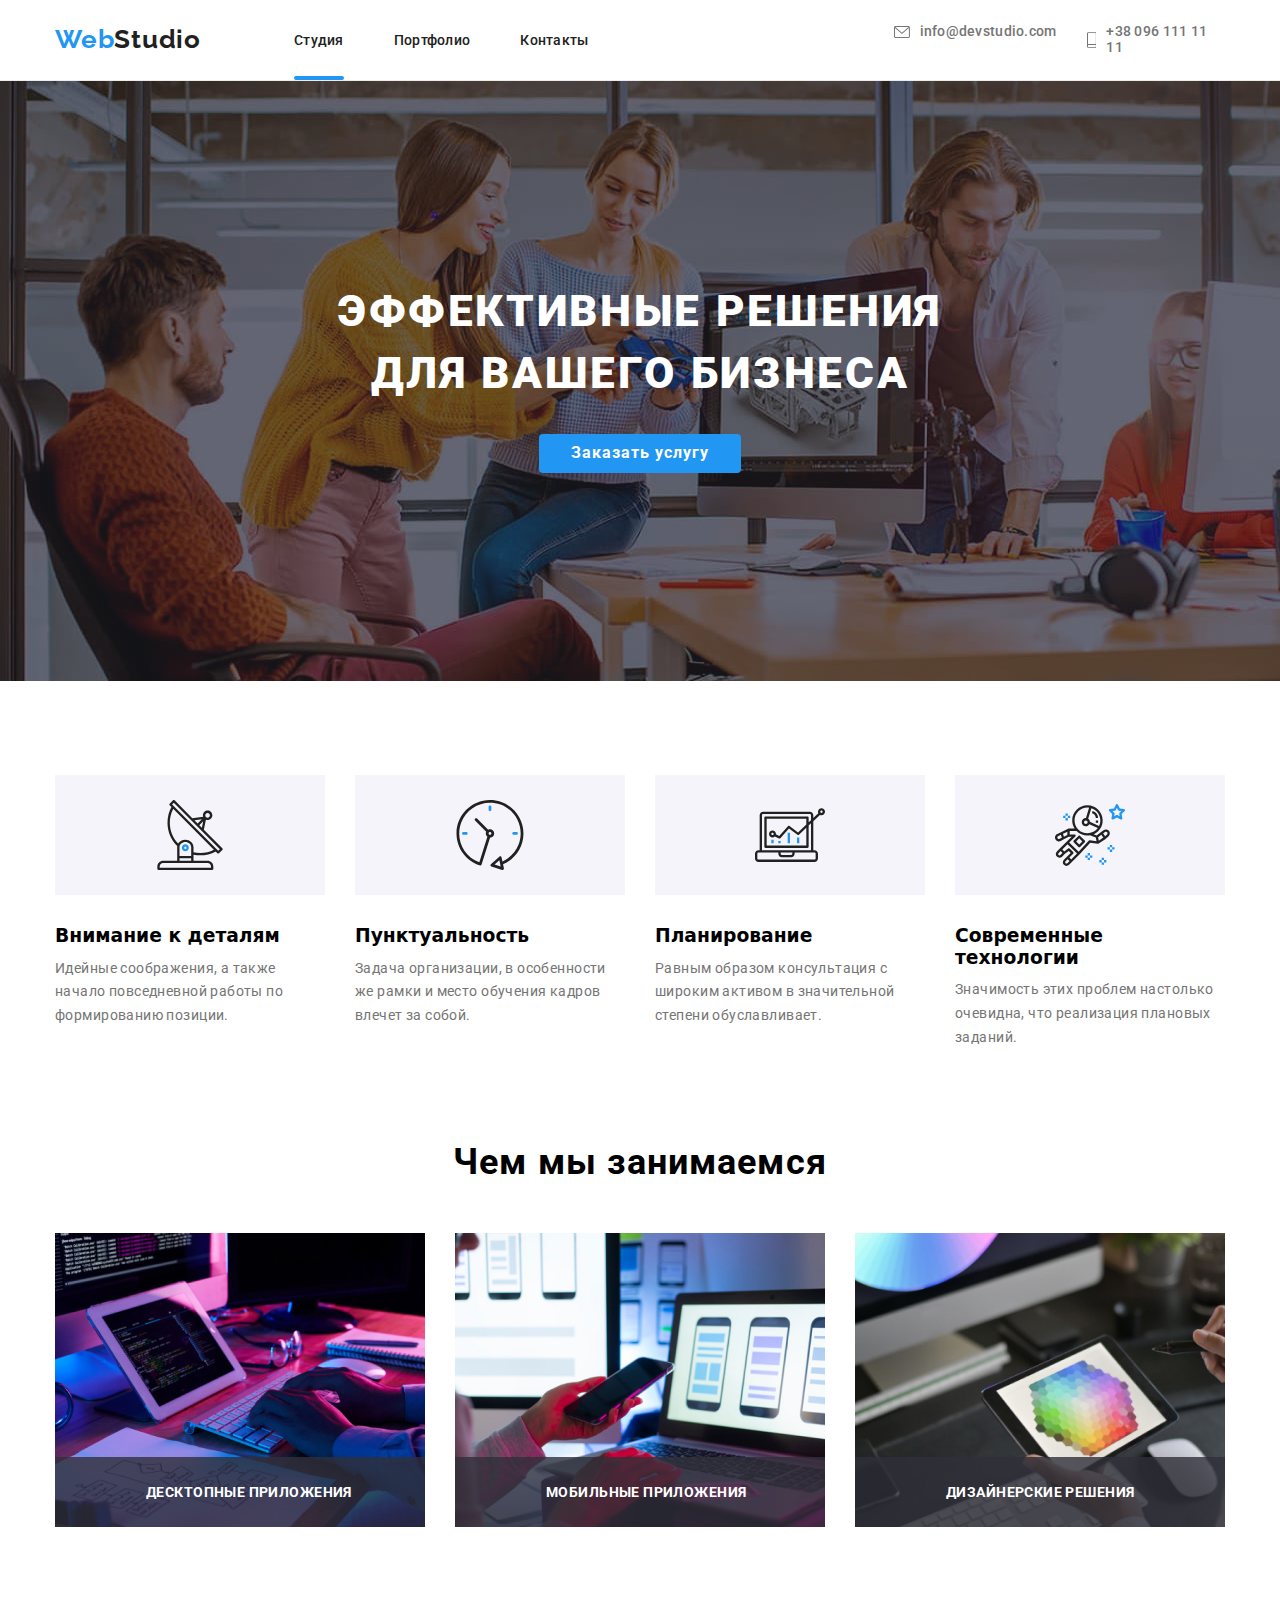
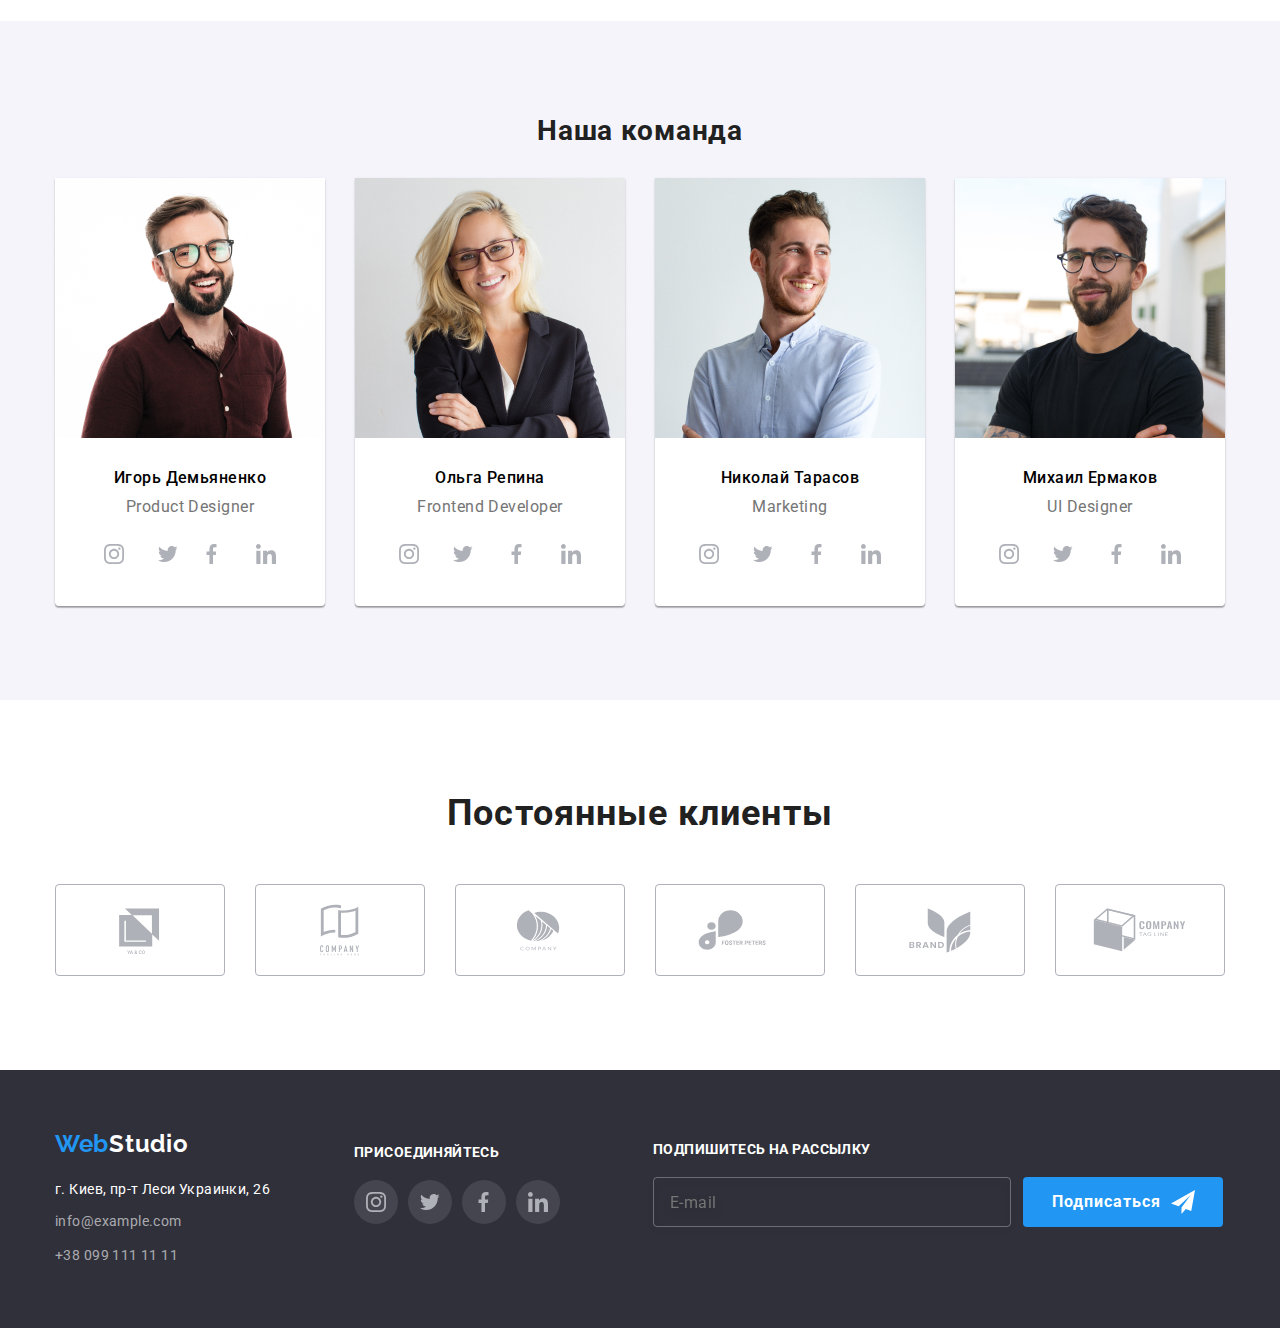
<file: index.html>
<!DOCTYPE html>
<html lang="ru">

<head>
    <meta charset="UTF-8">
    <meta http-equiv="X-UA-Compatible" content="IE=edge">
    <meta name="viewport" content="width=device-width, initial-scale=1.0">
    <title>Document</title>
    <link href="https://fonts.googleapis.com/css2?family=Raleway:wght@700&family=Roboto:wght@400;500;700;900&display=swap"
        rel="stylesheet">
        
    <link rel="stylesheet" href="./css/main.min.css">
</head>

<body>
    
    
    
    <header class="header">
         <div class="conteiner">
             <section class="section-header">
                 <a href="/" class="logo"> <span class="logo__text">Web</span><span class="">Studio</span></a>
            
                 <button type="button" class="menu-button " aria-expanded="false" data-menu-button>
                <svg width='40' height='40' aria-label="Переключатель мобильного меню">
                    <use class="icon-menu" href= "./images/sprite-menu.svg#icon-icon-menu"></use>
                    <use class="icon-cross" href="./images/sprite-menu.svg#icon-icon-cross"></use>
                </svg>
            </button>
             
                <div class="menu-conteiner " data-menu>
                <nav class="site-nav">
                    <ul class="site-nav__items">
                        <li class="site-nav__item">
                            <a href="" class="site-nav__link" id="studia"> Студия </a>
                        </li>
                        <li class="site-nav__item"><a href="./portfolio.html" class="site-nav__link">Портфолио</a></li>
                        <li class="site-nav__item"><a href="" class="site-nav__link">Контакты</a></li>
                    </ul>
                    
                </nav>
                
                <div class="auth-conteiner">
                    <ul class="auth-nav">
                        <li class="auth-nav__item-mail"> <a href="mailto:info@devstudio.com" class="auth-nav__mail">
                                <svg class="auth-nav__icon-mail">
                                    <use href="./images/sprite.svg#icon-mail"></use>
                                </svg>
                                info@devstudio.com</a></li>
                        <li class="auth-nav__item-number"> <a href="tel:+380961111111" class="auth-nav__number">
                                <svg class="auth-nav__icon-phone">
                                    <use href="./images/sprite.svg#icon-phone"></use>
                                </svg>
                
                                +38 096 111 11 11</a></li>
                
                    </ul>
                </div>

                <ul class="menu-social-links">
                    <li class="menu-item"><a class="menu-link" href="">Instagram</a> </li>
                    <li class="menu-item"><a class="menu-link" href="">Twitter</a></li>
                    <li class="menu-item"><a class="menu-link" href="">Facebook</a></li>
                    <li class="menu-item"><a class="menu-link" id="not-dash" href="">LinkedIn</a></li>
                </ul>
             </div>


            </section>
            </div>
            </header>
    
    <main>
        
           
            <section class="hero">
               <div class="conteiner">
                   <div class="hero__background">
                <h1 class="hero__title">Эффективные решения для вашего бизнеса</h1>
            </div>
            <div class=""><button type="button" name="button" class="order-service-button hero__button" data-modal-open>Заказать услугу</button>
            </div>
           
            <div class="backdrop is-hidden" data-modal>
                <div class="modal">
                    <form action="" class="modal__modal-form">
                        <p class="modal__title">Оставьте свои данные, мы вам перезвоним</p>

                        <div  class="modal__form-field">
                            <label for="user-name">
                                <span>Имя</span>
                                <div class="modal__form-name">
                                    <input type="text" name="name" id="user-name">
                                <svg  class="modal__icon-name" width = '18' height = '18'> 
                                    <use a href = './images/sprite-form.svg#icon-person-black-18dp-1'></use>
                                </svg>
                                </div>
                            </label>
                        
                        </div>
                        
                        <div  class="modal__form-field">
                            <label for="user-number" > <span>Телефон</span>
                                <div class="modal__form-tel">
                                    <input type="tel" name="number" id="user-number">
                                <svg  class="modal__icon-tel" width = '18' height = '18'> 
                                    <use a href = './images/sprite-form.svg#icon-phone-form'></use>
                                </svg>
                                </div>

                            </label>
                        
                        </div>
                        
                        <div  class="modal__form-field">
                            <label for="user-mail" > <span>Почта </span>
                                
                            <div class="modal__form-mail">
                                <input type="email" name="mail" id="user-mail">
                                <svg class="modal__icon-mail" width = '18' height = '18' > 
                                    <use a href = './images/sprite-form.svg#icon-email-form'></use>
                                </svg>
                            </div>
                            </label>
                        
                        </div>
                        
                        <div  class="modal__form-field">
                            <label for="" > <span>Коментарий</span></label>
                        <textarea name="comment" id="" cols="30" rows="10" placeholder="Введите текст"></textarea>
                        </div>
                        
                        <div  class="">
                            
                            <label  class="modal__text">
                           

                                
                               <div class="modal__checkbox-field">

                                    <input class="modal__checkbox" type="checkbox" name="checkbox" >
                        
                                <svg class="modal__vector-icon">
                                    <use a href = './images/sprite-form.svg#icon-Vector-form'></use>

                                </svg>
                                <span >Соглашаюсь с рассылкой и принимаю <a href="">Условия договора</a></span>
                               </div>
                                
                             
                            
                            </label>
                            
                        </div>

                        <button type="submit" class="form-button modal__button "> <span>Отправить</span> </button>
                    </form>
                    <button type="button" name="button" class="button-close modal__button-close" data-modal-close>
                        <svg width = '11' height = '11'>
                            <use href ="./images/sprite-modal.svg#icon-modal-icon"></use>
                        </svg>


                    </button>
                    
                
                    </div>
            </div>
        </div>
            </section>
   
        
        
            <section class="section-advantages">
                <div class="conteiner"><h2 class="visually-hidden">Наш подход к работе и наши плюсы</h2>
                <ul class="advantages">
                    <li class="advantages__items">
                        <div class="advantages__bag">
                            <svg class="advantages__icon" width = '70' height = '70'><use href = "./images/sprite.svg#icon-antenna"></use></svg>
                        </div>
                        <h3 class="advantages__title">Внимание к деталям</h3>
                        <p class="advantages__text">
                            Идейные соображения, а также начало повседневной работы по формированию позиции.
                        </p>
                    </li>
                    <li class="advantages__items">
                        <div class="advantages__bag">
                            <svg class="advantages__icon" width = '70' height = '70'><use href = "./images/sprite.svg#icon-clock"></use></svg>
                        </div>
                        <h3 class="advantages__title">Пунктуальность</h3>
                        <p class="advantages__text">Задача организации, в особенности же рамки и место обучения кадров влечет за собой.
                        </p>
                    </li>
                    <li class="advantages__items">
                        <div class="advantages__bag">
                            <svg class="advantages__icon" width = '70' height = '70'><use href = "./images/sprite.svg#icon-Computer"></use></svg>
                        </div>
                        <h3 class="advantages__title">Планирование</h3>
                        <p class="advantages__text">Равным образом консультация с широким активом в значительной степени обуславливает.
                        </p>
                    </li>
                    <li class="advantages__items">
                        <div class="advantages__bag">
                            <svg class="advantages__icon" width = '70' height = '70'><use href = "./images/sprite.svg#icon-astronaut"></use></svg>
                        </div>
                        <h3 class="advantages__title">Современные технологии</h3>
                        <p class="advantages__text">Значимость этих проблем настолько очевидна, что реализация плановых заданий.</p>
                    </li>
                </ul>
                </section>
                
                
                
                <section class="section-work">
                    <div class="conteiner"><h2 class="section-work__title">Чем мы занимаемся</h2>
                    <ul class="work">
                        <li class="work__item">
                            

                            <picture>
                                 <source media='(min-width:1200px)'srcset="./images-desktop/work-one.jpg 1x, ./images-desktop/work-one@2x.jpg 2x">
                                 <img src="./images-desktop/work-one.jpg" alt="розробка прогрманого забезпечення" width="370">
                            
                            </picture>
                            
                            
                            
                           <h3 class="work__title">Десктопные приложения</h3> 
                        </li>
                        <li class="work__item">
                         <picture>
                        <source media='(min-width:1200px)' srcset="./images-desktop/work-two.jpg 1x, ./images-desktop/work-two@2x.jpg 2x">
                        <img src="./images-desktop/work-two.jpg" alt="розробка прогрманого забезпечення" width="370">
                        </picture>
                        <h3 class="work__title">Мобильные приложения</h3>
                        </li>
                        <li class="work__item">
                            <picture>
                           <source media='(min-width:1200px)' srcset="./images-desktop/work-three.jpg 1x, ./images-desktop/work-three@2x.jpg 2x">
                            <img src="./images-desktop/work-three.jpg" alt="розробка прогрманого забезпечення" width="370"> 
                            </picture>
                            <h3 class="work__title">Дизайнерские решения</h3>
                        </li>
                    </ul>
                    </div></div>
            </section>
        
        
        
        <section class="section-team">
        
            <div class="conteiner"><h2 class="section-team__title">Наша команда</h2>
            
            
            
            <div class="team">
                <div class="team__item">
                    <picture >

                         <source media='(min-width:1200px)' srcset="./images-desktop/teamdesk-one.jpg 1x, ./images-desktop/teamdesk-one@2x.jpg 2x">
                         <source media='(min-width:768px)' srcset="./images-tablet/tabteam-one.jpg 1x, ./images-tablet/tabteam-one@2x.jpg 2x">
                         <source media='(min-width:480px)' srcset="./images-phone/team-one.jpg 1x, ./images-phone/team-one@2x.jpg 2x">
                         <img class="team__image" src="./images-phone/team-one.jpg" alt="Игорь Демьяненко" width="">


                        </picture>
                    
            
                    <div class="team__content">
                        <h3 class="team__name">Игорь Демьяненко</h3>
                        <p class="team__position">Product Designer</p>
                    </div>
                    <ul class="social-networks-list">
                        <li class="social-networks-list__item"> <a href="" class="social-networks-list__link"><svg class="social-networks-list__icon">
                            <use href="./images/sprite.svg#icon-instagram"></use>
                        </svg></a></li>

                        <li class="soc-list__item"> <a href="" class="social-networks-list__link" ><svg class="social-networks-list__icon">
                            <use href="./images/sprite.svg#icon-twitter"></use>
                        </svg></a></li>
                        <li class="social-networks-list__item">
                            <a href="" class="social-networks-list__link"><svg class="social-networks-list__icon">
                                <use href="./images/sprite.svg#icon-facebook"></use>
                            </svg></a>
                        </li>
                        <li class="social-networks-list__item">
                            <a href="" class="social-networks-list__link"><svg class="social-networks-list__icon">
                                <use href="./images/sprite.svg#icon-linkedin"></use>
                            </svg></a>
                        </li>
                    </ul>

                </div>
                <div class="team__item">
                    <picture>
                        <source media='(min-width:1200px)'srcset="./images-desktop/teamdesk-two.jpg 1x, ./images-desktop/teamdesk-two@2x.jpg 2x">
                        <source media='(min-width:768px)' srcset="./images-tablet/tabteam-two.jpg 1x, ./images-tablet/tabteam-two@2x.jpg 2x">
                        <source media='(min-width:480px)' srcset="./images-phone/team-two.jpg 1x, ./images-phone/team-two@2x.jpg 2x">
                        <img class="team__image" src="./images-phone/team-two.jpg" alt="Ольга Репина" width="">
                        
                    </picture>
            
                    <div class="team__content">
                        <h3 class="team__name">Ольга Репина</h3>
                        <p class="team__position">Frontend Developer</p>
                    </div>
            <ul class="social-networks-list">
                <li class="social-networks-list__item"> <a href="" class="social-networks-list__link"><svg class="social-networks-list__icon">
                            <use href="./images/sprite.svg#icon-instagram"></use>
                        </svg></a></li>
            
                <li class="social-networks-list__item"> <a href="" class="social-networks-list__link"><svg class="social-networks-list__icon">
                            <use href="./images/sprite.svg#icon-twitter"></use>
                        </svg></a></li>
                <li class="social-networks-list__item">
                    <a href="" class="social-networks-list__link"><svg class="social-networks-list__icon">
                            <use href="./images/sprite.svg#icon-facebook"></use>
                        </svg></a>
                </li>
                <li class="social-networks-list__item">
                    <a href="" class="social-networks-list__link"><svg class="social-networks-list__icon">
                            <use href="./images/sprite.svg#icon-linkedin"></use>
                        </svg></a>
                </li class="soc-link">
            </ul>
                </div>
                <div class="team__item">
                    
                    <picture>
                        <source media='(min-width:1200px)'srcset="./images-desktop/teamdesk-three.jpg 1x, ./images-desktop/teamdesk-three@2x.jpg 2x">
                        <source media='(min-width:768px)' srcset="./images-tablet/tabteam-three.jpg 1x, ./images-tablet/tabteam-three@2x.jpg 2x">
                        <source media='(min-width:480px)' srcset="./images-phone/team-three.jpg 1x, ./images-phone/team-three@2x.jpg 2x">
                        <img class="team__image" src="./images-phone/team-three.jpg" alt="Николай Тарасов" width="">
                    
                    </picture>
            
                    <div class="team__content">
                        <h3 class="team__name">Николай Тарасов</h3>
                        <p class="team__position">Marketing</p>
                       
                    </div>
            <ul class="social-networks-list">
                <li class="social-networks-list__item"> <a href="" class="social-networks-list__link"><svg class="social-networks-list__icon">
                            <use href="./images/sprite.svg#icon-instagram"></use>
                        </svg></a></li>
            
                <li class="social-networks-list__item"> <a href="" class="social-networks-list__link"><svg class="social-networks-list__icon">
                            <use href="./images/sprite.svg#icon-twitter"></use>
                        </svg></a></li>
                <li class="social-networks-list__item">
                    <a href="" class="social-networks-list__link"><svg class="social-networks-list__icon">
                            <use href="./images/sprite.svg#icon-facebook"></use>
                        </svg></a>
                </li>
 
                <li class="social-networks-list__item" >
                    <a href="" class="social-networks-list__link"><svg class="social-networks-list__icon">
                            <use href="./images/sprite.svg#icon-linkedin"></use>
                        </svg></a>
                </li>
            </ul>
                </div>
                <div class="team__item">
                    <picture>
                        <source media='(min-width:1200px)' srcset="./images-desktop/teamdesk-four.jpg 1x, ./images-desktop/teamdesk-four@2x.jpg 2x">
                        <source media='(min-width:768px)' srcset="./images-tablet/tabteam-four.jpg 1x, ./images-tablet/tabteam-four@2x.jpg 2x">
                        <source media='(min-width:480px)' srcset="./images-phone/team-four.jpg 1x, ./images-phone/team-four@2x.jpg 2x">
                        <img class="team__image" src="./images-phone/team-four.jpg" alt="Михаил Евремов" width="">
                    
                    </picture>
            
                    <div class="team__content">
                        <h3 class="team__name">Михаил Ермаков</h3>
                        <p class="team__position">UI Designer</p>
                    </div>
                    <ul class="social-networks-list">
                        <li class="social-networks-list__item"> <a href="" class="social-networks-list__link"><svg class="social-networks-list__icon">
                                    <use href="./images/sprite.svg#icon-instagram"></use>
                                </svg></a></li>
                    
                        <li class="social-networks-list__item"> <a href="" class="social-networks-list__link"><svg class="social-networks-list__icon">
                                    <use href="./images/sprite.svg#icon-twitter"></use>
                                </svg></a></li>
                        <li class="social-networks-list__item">
                            <a href="" class="social-networks-list__link"><svg class="social-networks-list__icon">
                                    <use href="./images/sprite.svg#icon-facebook"></use>
                                </svg></a>
                        </li>
                        <li class="social-networks-list__item">
                            <a href="" class="social-networks-list__link"><svg class="social-networks-list__icon">
                                    <use href="./images/sprite.svg#icon-linkedin"></use>
                                </svg></a>
                        </li>
                    </ul>
                </div>
            </div></div>
        </section>

        <section class="clients">

            <div class="conteiner">
                <h2 class="clients__title">Постоянные клиенты</h2>

                <ul class="clients__list">
                    <li class="clients__item">
                    <a href="" class="clients__link">
                        <svg class="clients__icon">
                            <use href = "./images/sprite.svg#icon-logo-one"></use>
                        </svg>
                    </a>
                    </li>
                    <li class="clients__item">
                        <a href="" class="clients__link">
                            <svg class="clients__icon">
                                <use href="./images/sprite.svg#icon-logo-two"></use>
                            </svg>
                        </a>
                    </li>
                    <li class="clients__item" >
                        <a href="" class="clients__link">
                            <svg class="clients__icon">
                                <use href="./images/sprite.svg#icon-logo-three"></use>
                            </svg>
                        </a>
                    </li>
                    <li class="clients__item">
                        <a href="" class="clients__link">
                            <svg class="clients__icon">
                                <use href="./images/sprite.svg#icon-logo-four"></use>
                            </svg>
                        </a>
                    </li>
                    <li class="clients__item">
                        <a href="" class="clients__link">
                            <svg class="clients__icon">
                                <use href="./images/sprite.svg#icon-logo-five"></use>
                            </svg>
                        </a>
                    </li>
                    <li class="clients__item">
                        <a href="" class="clients__link">
                            <svg class="clients__icon">
                                <use href="./images/sprite.svg#icon-logo-six"></use>
                            </svg>
                        </a>
                    </li>
                </ul>
            </div>
        </section>
    </main>

<footer class="footer">
    <div class="conteiner">
        <div class="footer__section">
            <div class="footer__information">
            <div class=""><a href="/" class="footer__logo "><span class="footer__logo--white">Web</span><span
                        class="logo__text-footer">Studio</span>
                </a></div>
            <div class="footer__address">
            <address>
                <p class="footer__location">г. Киев, пр-т Леси Украинки, 26</p>
            </address>
            <address>
                <ul>
                    <li class="footer__contakt"><a href="mailto:info@example.com" class="footer__contakt">info@example.com</a></li>
                    <li class="footer__contakt"><a href="tel:+380991111111" class="footer__contakt">+38 099 111 11 11</a></li>
                </ul>
            </address>

            </div>
        </div>
        
        <div class="footer__links">
            <h3 class="footer__title">присоединяйтесь</h3>

            <ul class="social-networks-list social-networks-list--footer  ">
                <li class="social-networks-list__item"> <a href="" class="social-networks-list__link social-networks-list__link--grey-background"><svg class="social-networks-list__icon social-networks-list__icon--white-fill">
                            <use href="./images/sprite.svg#icon-instagram"></use>
                        </svg></a></li>
            
                <li class="social-networks-list__item"> <a href="" class="social-networks-list__link social-networks-list__link--grey-background"><svg class="social-networks-list__icon social-networks-list__icon--white-fill">
                            <use href="./images/sprite.svg#icon-twitter"></use>
                        </svg></a></li>
                <li class="social-networks-list__item">
                    <a href="" class="social-networks-list__link social-networks-list__link--grey-background"><svg class="social-networks-list__icon social-networks-list__icon--white-fill">
                            <use href="./images/sprite.svg#icon-facebook"></use>
                        </svg></a>
                </li>
                <li class="social-networks-list__item">
                    <a href="" class="social-networks-list__link social-networks-list__link--grey-background"><svg class="social-networks-list__icon social-networks-list__icon--white-fill">
                            <use href="./images/sprite.svg#icon-linkedin"></use>
                        </svg></a>
                </li>
            </ul>
        
                
        
        </div>
    
    <div class="footer-form">
        <h3 class="footer-form__title">Подпишитесь на рассылку</h3>
    <div class="footer-form__bag">
        <input type="text" name="footer-mail" placeholder="E-mail" >

    <button type="submit" class="button-subscribe footer-form__button-subscribe"><span class="button-subscribe__text">Подписаться</span>

    <svg class="button-subscribe__send-icon" width = '24' height = '24'>
        <use a href = './images/sprite-form.svg#icon-icon-send'></use>
    </svg>
    </button>

    </div>
    </div>

    </div>
</div>

</footer>
<script src="./js/modal.js"></script>
 <script src="./js/mobile-menu.js"></script>
</body>

</html>
</file>
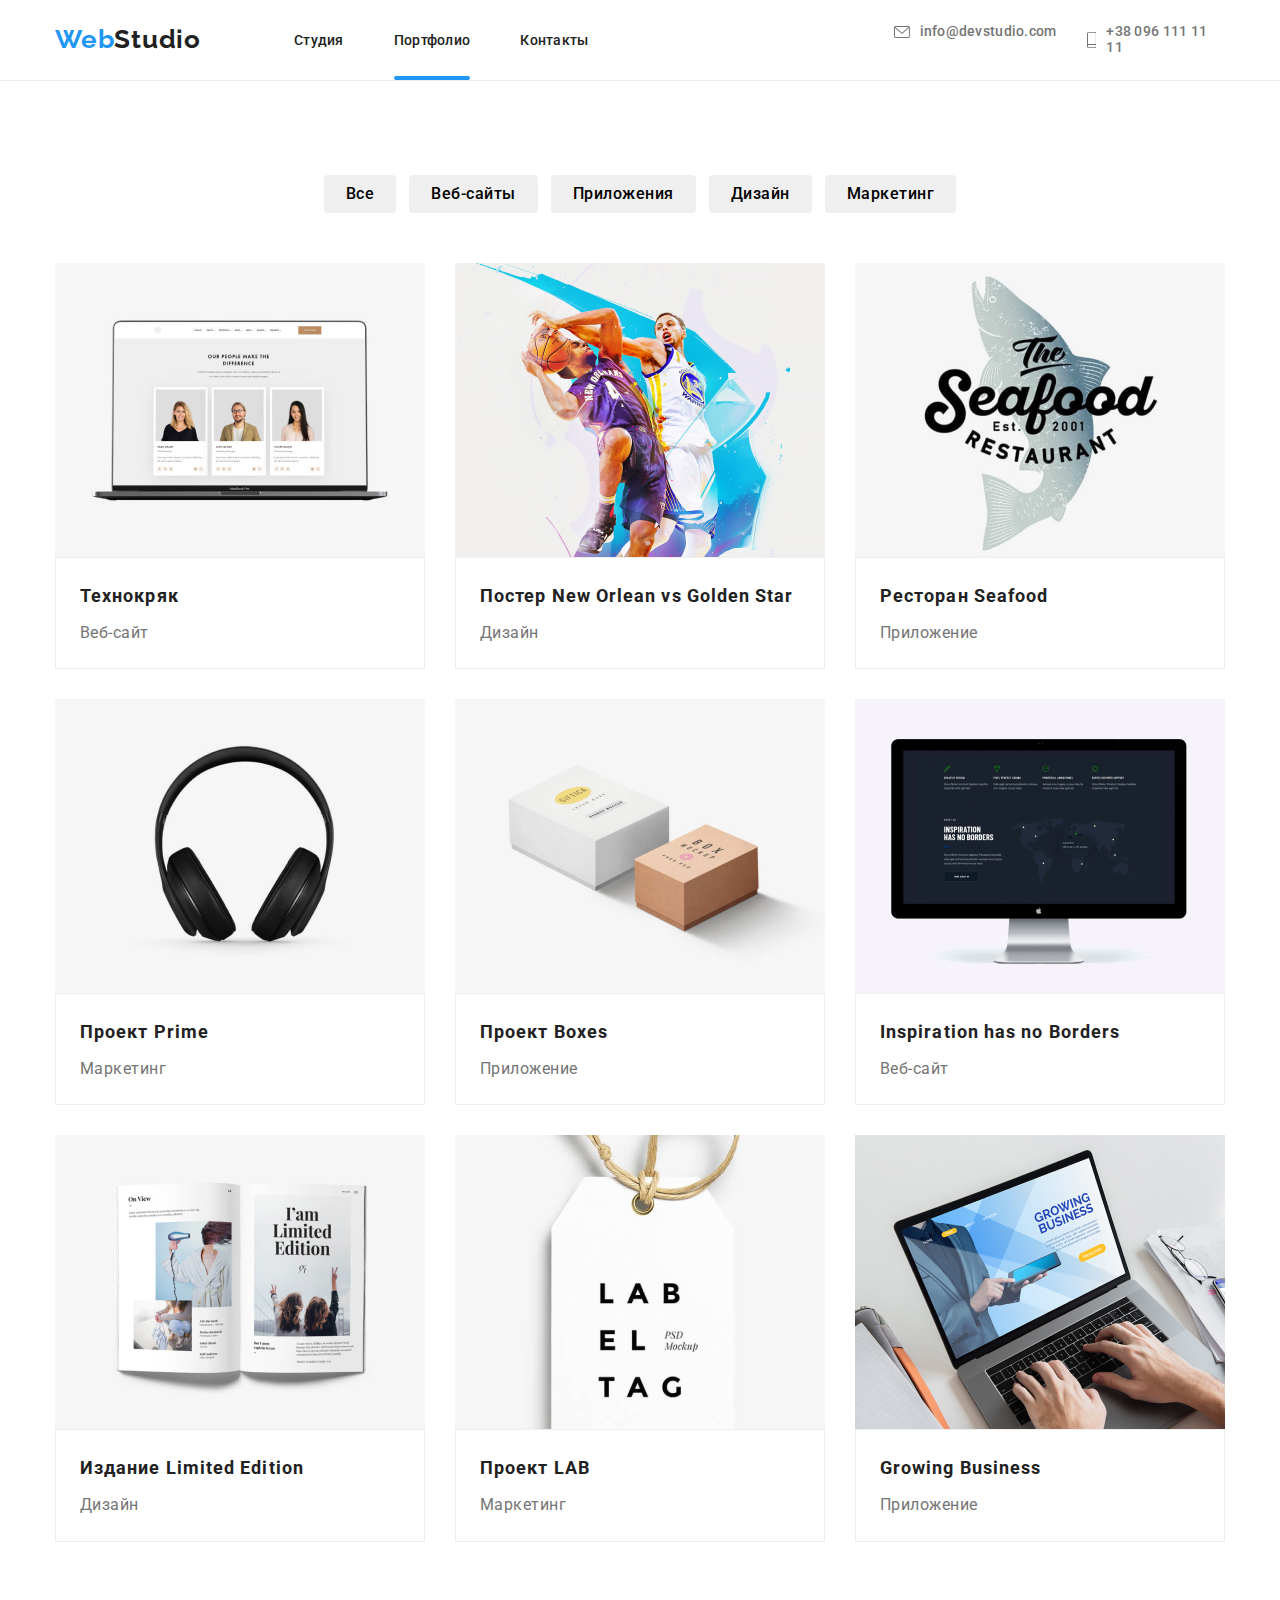
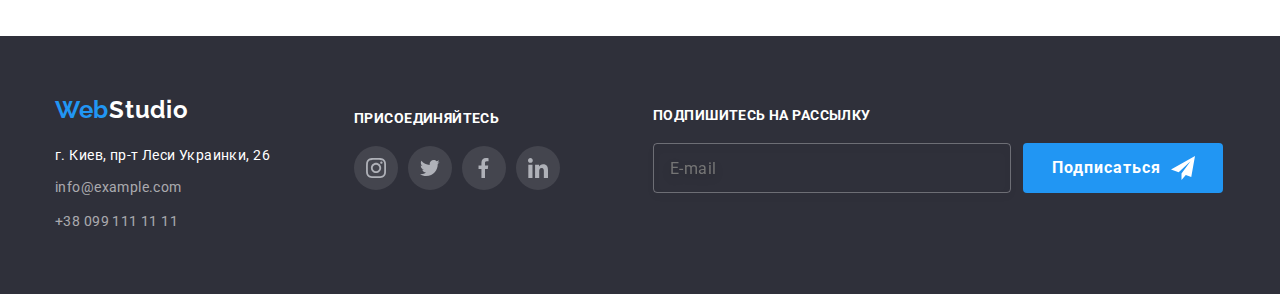
<file: portfolio.html>
<!DOCTYPE html>
<html lang="ru">

<head>
    <meta charset="UTF-8">
    <meta http-equiv="X-UA-Compatible" content="IE=edge">
    <meta name="viewport" content="width=device-width, initial-scale=1.0">
    <title>Document</title>
    
    <link href="https://fonts.googleapis.com/css2?family=Raleway:wght@700&family=Roboto:wght@400;500;700;900&display=swap"
        rel="stylesheet">
    <link rel="stylesheet" href="./css/main.min.css">
</head>

<body class="page">
    <header class="header">
        <div class="conteiner">
            <section class="section-header">
                <a href="/" class="logo"> <span class="logo__text">Web</span><span class="">Studio</span></a>
    
                <button type="button" class="menu-button " aria-expanded="false" data-menu-button>
                    <svg width='40' height='40' aria-label="Переключатель мобильного меню">
                        <use class="icon-menu" href='./images/sprite-menu.svg#icon-icon-menu'></use>
                        <use class="icon-cross" href='./images/sprite-menu.svg#icon-icon-cross'></use>
                    </svg>
                </button>
    
                <div class="menu-conteiner " data-menu>
                    <nav class="site-nav">
                        <ul class="site-nav__items">
                            <li class="site-nav__item">
                                <a href="./index.html" class="site-nav__link" > Студия </a>
                            </li>
                            <li class="site-nav__item"><a href="" class="site-nav__link" id="portfolio">Портфолио</a></li>
                            <li class="site-nav__item"><a href="" class="site-nav__link">Контакты</a></li>
                        </ul>
    
                    </nav>
    
                    <div class="auth-conteiner">
                        <ul class="auth-nav">
                            <li class="auth-nav__item-mail"> <a href="mailto:info@devstudio.com" class="auth-nav__mail">
                                    <svg class="auth-nav__icon-mail">
                                        <use href="./images/sprite.svg#icon-mail"></use>
                                    </svg>
                                    info@devstudio.com</a></li>
                            <li class="auth-nav__item-number"> <a href="tel:+380961111111" class="auth-nav__number">
                                    <svg class="auth-nav__icon-phone">
                                        <use href="./images/sprite.svg#icon-phone"></use>
                                    </svg>
    
                                    +38 096 111 11 11</a></li>
    
                        </ul>
                    </div>
    
                    <ul class="menu-social-links">
                        <li class="menu-item"><a class="menu-link" href="">Instagram</a> </li>
                        <li class="menu-item"><a class="menu-link" href="">Twitter</a></li>
                        <li class="menu-item"><a class="menu-link" href="">Facebook</a></li>
                        <li class="menu-item"><a class="menu-link" id="not-dash" href="">LinkedIn</a></li>
                    </ul>
                </div>
    
    
            </section>
        </div>
    </header>
    <main>
        <div class="section-portfolio"><div class="conteiner"><h1 class="visually-hidden">Портфолио</h1>
        <div class="conteiner-button">
            <button type="button" class="conteiner-button__portfolio-button  portfolio-button">Все</button>
            <button type="button" class="conteiner-button__portfolio-button  portfolio-button">Веб-сайты </button>
            <button type="button" class="conteiner-button__portfolio-button  portfolio-button">Приложения</button>
            <button type="button" class="conteiner-button__portfolio-button  portfolio-button">Дизайн</button>
            <button type="button" class="conteiner-button__portfolio-button  portfolio-button">Маркетинг</button>
        </div>
        
        <div class="conteiner-portfolio">
            <ul class="cards-portfolio">
                <li class="cards-portfolio__item"><a href="">
                        <div class="cards-portfolio__image">
                            
                            
                            <picture>
                                <source media='(min-width:1200px)'srcset="./images-desktop/portdesk-one.jpg 1x, ./images-desktop/portdesk-one@2x.jpg 2x">
                                <source media='(min-width:768px)' srcset="./images-tablet/tabport-one.jpg 1x, ./images-tablet/tabport-one@2x.jpg 2x">
                                <source media='(min-width:480px)' srcset="./images-phone/port-one.jpg 1x, ./images-phone/port-one@2x.jpg 2x">
                                <img src="./images-phone/port-one.jpg " alt="Технокряк" width="">
                            
                            </picture>
                            
                            
                            <div class="cards-portfolio__text">Технокряк это современная площадка распространения коронавируса. Компании используют эту платформу для цифрового
                            шпионажа и атак на защищённые сервера конкурентов.</div>
                            </div>

                        <div class="cards-portfolio__bag" id="heigth">
                            

                            <h2 class="cards-portfolio__title">Технокряк</h2>
                            <p class="cards-portfolio__name">Веб-сайт</p>
                        </div>
                        
                    </a> </li>
                <li class="cards-portfolio__item"><a href="">
                    <div class="cards-portfolio__image" >
                        <picture>
                            <source media='(min-width:1200px)'
                                srcset="./images-desktop/portdesk-two.jpg 1x, ./images-desktop/portdesk-two@2x.jpg 2x">
                            <source media='(min-width:768px)' srcset="./images-tablet/tabport-two.jpg 1x, ./images-tablet/tabport-two@2x.jpg 2x">
                            <source media='(min-width:480px)' srcset="./images-phone/port-two.jpg 1x, ./images-phone/port-two@2x.jpg 2x">
                            <img src="./images-phone/port-two.jpg " alt="Технокряк" width="">
                        
                        </picture>


                        <div class="cards-portfolio__text">Технокряк это современная площадка распространения коронавируса. Компании используют эту
                            платформу для цифрового
                            шпионажа и атак на защищённые сервера конкурентов.</div>
                    </div>
                        <div class="cards-portfolio__bag" id="heigth">
                            <h2 class="cards-portfolio__title">Постер New Orlean vs Golden Star</h2>
                            <p class="cards-portfolio__name">Дизайн</p>
                        </div>
        
                    </a></li>
                <li class="cards-portfolio__item"><a href="">
                        <div class="cards-portfolio__image">

                            <picture>
                                <source media='(min-width:1200px)'
                                    srcset="./images-desktop/portdesk-three.jpg 1x,. /images-desktop/portdesk-three@2x.jpg 2x">
                                <source media='(min-width:768px)' srcset="./images-tablet/tabport-three.jpg 1x, ./images-tablet/tabport-three@2x.jpg 2x">
                                <source media='(min-width:480px)' srcset="./images-phone/port-three.jpg 1x, ./images-phone/port-three@2x.jpg 2x">
                                <img src="./images-phone/port-three.jpg " alt="Технокряк" width="">
                            
                            </picture>

                            <div class="cards-portfolio__text">Технокряк это современная площадка распространения коронавируса. Компании используют эту
                                платформу для цифрового
                                шпионажа и атак на защищённые сервера конкурентов.</div>
                        </div>
                        <div class="cards-portfolio__bag">
                            <h2 class="cards-portfolio__title">Ресторан Seafood</h2>
                            <p class="cards-portfolio__name">Приложение</p>
                        </div>
                    </a></li>
                <li class="cards-portfolio__item"><a href="">
                        <div class="cards-portfolio__image">

                            <picture>
                                <source media='(min-width:1200px)'
                                    srcset="./images-desktop/portdesk-four.jpg 1x, ./images-desktop/portdesk-four@2x.jpg 2x">
                                <source media='(min-width:768px)' srcset="./images-tablet/tabport-four.jpg 1x, ./images-tablet/tabport-four@2x.jpg 2x">
                                <source media='(min-width:480px)' srcset="./images-phone/port-four.jpg 1x, ./images-phone/port-four@2x.jpg 2x">
                                <img src="./images-phone/port-four.jpg " alt="Технокряк" width="">
                            
                            </picture>
                            <div class="cards-portfolio__text">Технокряк это современная площадка распространения коронавируса. Компании используют эту
                                платформу для цифрового
                                шпионажа и атак на защищённые сервера конкурентов.</div>
                        </div>
                        <div class="cards-portfolio__bag">
                            <h2 class="cards-portfolio__title">Проект Prime</h2>
                            <p class="cards-portfolio__name">Маркетинг</p>
                        </div>
                    </a></li>
                <li class="cards-portfolio__item"><a href="">
                        <div class="cards-portfolio__image">
                            <picture>
                                <source media='(min-width:1200px)'
                                    srcset="./images-desktop/portdesk-five.jpg 1x, ./images-desktop/portdesk-five@2x.jpg 2x">
                                <source media='(min-width:768px)'
                                    srcset="./images-tablet/tabport-five.jpg 1x, ./images-tablet/tabport-five@2x.jpg 2x">
                                <source media='(min-width:480px)' srcset="./images-phone/port-five.jpg 1x, ./images-phone/port-five@2x.jpg 2x">
                                <img src="./images-phone/port-five.jpg " alt="Технокряк" width="">
                            
                            </picture>

                            <div class="cards-portfolio__text">Технокряк это современная площадка распространения коронавируса. Компании используют эту
                                платформу для цифрового
                                шпионажа и атак на защищённые сервера конкурентов.</div>
                        </div>
                        <div class="cards-portfolio__bag">
                            <h2 class="cards-portfolio__title">Проект Boxes</h2>
                            <p class="cards-portfolio__name">Приложение</p>
                        </div>
                    </a></li>
                <li class="cards-portfolio__item"><a href="">
                    <div class="cards-portfolio__image">
                        <picture>
                            <source media='(min-width:1200px)'
                                srcset="./images-desktop/portdesk-six.jpg 1x, ./images-desktop/portdesk-six@2x.jpg 2x">
                            <source media='(min-width:768px)'
                                srcset="./images-tablet/tabport-six.jpg 1x, ./images-tablet/tabport-six@2x.jpg 2x">
                            <source media='(min-width:480px)' srcset="./images-phone/port-six.jpg 1x, ./images-phone/port-six@2x.jpg 2x">
                            <img src="./images-phone/port-six.jpg " alt="Технокряк" width="">
                        
                        </picture>

                        <div class="cards-portfolio__text">Технокряк это современная площадка распространения коронавируса. Компании используют эту
                            платформу для цифрового
                            шпионажа и атак на защищённые сервера конкурентов.</div>
                    </div>
                        <div class="cards-portfolio__bag">
                            <h2 class="cards-portfolio__title">Inspiration has no Borders</h2>
                            <p class="cards-portfolio__name">Веб-сайт</p>
                        </div>
                    </a></li>
                <li class="cards-portfolio__item"><a href="">
                        <div class="cards-portfolio__image">
                            <picture>
                                <source media='(min-width:1200px)'
                                    srcset="./images-desktop/portdesk-seven.jpg 1x, ./images-desktop/portdesk-seven@2x.jpg 2x">
                                <source media='(min-width:768px)'
                                    srcset="./images-tablet/tabport-seven.jpg 1x, ./images-tablet/tabport-seven@2x.jpg 2x">
                                <source media='(min-width:480px)' srcset="./images-phone/port-seven.jpg 1x, ./images-phone/port-seven@2x.jpg 2x">
                                <img src="./images-phone/port-seven.jpg " alt="Технокряк" width="">
                            
                            </picture>

                            <div class="cards-portfolio__text">Технокряк это современная площадка распространения коронавируса. Компании используют эту
                                платформу для цифрового
                                шпионажа и атак на защищённые сервера конкурентов.</div>
                        </div>
                        <div class="cards-portfolio__bag">
                            <h2 class="cards-portfolio__title">Издание Limited Edition</h2>
                            <p class="cards-portfolio__name">Дизайн</p>
                        </div>
                    </a></li>
                <li class="cards-portfolio__item"><a href="">
                        <div class="cards-portfolio__image">
                            <picture>
                                <source media='(min-width:1200px)'
                                    srcset="./images-desktop/portdesk-eight.jpg 1x, ./images-desktop/portdesk-eight@2x.jpg 2x">
                                <source media='(min-width:768px)'
                                    srcset="./images-tablet/tabport-eight.jpg 1x, ./images-tablet/tabport-eight@2x.jpg 2x">
                                <source media='(min-width:480px)' srcset="./images-phone/port-eight.jpg 1x, ./images-phone/port-eight@2x.jpg 2x">
                                <img src="./images-phone/port-eight.jpg " alt="Технокряк" width="">
                            
                            </picture>

                            <div class="cards-portfolio__text">Технокряк это современная площадка распространения коронавируса. Компании используют эту
                                платформу для цифрового
                                шпионажа и атак на защищённые сервера конкурентов.</div>
                        </div>
                        <div class="cards-portfolio__bag">
                            <h2 class="cards-portfolio__title">Проект LAB</h2>
                            <p class="cards-portfolio__name">Маркетинг</p>
                        </div>
                    </a></li>
                <li class="cards-portfolio__item"><a href="">
                        <div class="cards-portfolio__image">
                            <picture>
                                <source media='(min-width:1200px)'
                                    srcset="./images-desktop/portdesk-nine.jpg 1x, ./images-desktop/portdesk-nine@2x.jpg 2x">
                                <source media='(min-width:768px)'
                                    srcset="./images-tablet/tabport-nine.jpg 1x, ./images-tablet/tabport-nine@2x.jpg 2x">
                                <source media='(min-width:480px)' srcset="./images-phone/port-nine.jpg 1x, ./images-phone/port-nine@2x.jpg 2x">
                                <img src="./images-phone/port-nine.jpg " alt="Технокряк" width="">
                            
                            </picture>

                            <div class="cards-portfolio__text">Технокряк это современная площадка распространения коронавируса. Компании используют эту
                                платформу для цифрового
                                шпионажа и атак на защищённые сервера конкурентов.</div>
                        </div>
                        <div class="cards-portfolio__bag">
                            <h2 class="cards-portfolio__title">Growing Business</h2>
                            <p class="cards-portfolio__name">Приложение</p>
                        </div>
                    </a></li>
            </ul>
        </div></div></div>
    </main>
    
    <footer class="footer">
        <div class="conteiner">
            <div class="footer__section">
                <div class="footer__information">
                    <div class=""><a href="/" class="footer__logo "><span class="footer__logo--white">Web</span><span
                                class="logo__text-footer">Studio</span>
                        </a></div>
                    <div class="footer__address">
                        <address>
                            <p class="footer__location">г. Киев, пр-т Леси Украинки, 26</p>
                        </address>
                        <address>
                            <ul>
                                <li class="footer__contakt"><a href="mailto:info@example.com"
                                        class="footer__contakt">info@example.com</a></li>
                                <li class="footer__contakt"><a href="tel:+380991111111" class="footer__contakt">+38 099 111
                                        11 11</a></li>
                            </ul>
                        </address>
    
                    </div>
                </div>
    
                <div class="footer__links">
                    <h3 class="footer__title">присоединяйтесь</h3>
    
                    <ul class="social-networks-list social-networks-list--footer  ">
                        <li class="social-networks-list__item"> <a href=""
                                class="social-networks-list__link social-networks-list__link--grey-background"><svg
                                    class="social-networks-list__icon social-networks-list__icon--white-fill">
                                    <use href="./images/sprite.svg#icon-instagram"></use>
                                </svg></a></li>
    
                        <li class="social-networks-list__item"> <a href=""
                                class="social-networks-list__link social-networks-list__link--grey-background"><svg
                                    class="social-networks-list__icon social-networks-list__icon--white-fill">
                                    <use href="./images/sprite.svg#icon-twitter"></use>
                                </svg></a></li>
                        <li class="social-networks-list__item">
                            <a href="" class="social-networks-list__link social-networks-list__link--grey-background"><svg
                                    class="social-networks-list__icon social-networks-list__icon--white-fill">
                                    <use href="./images/sprite.svg#icon-facebook"></use>
                                </svg></a>
                        </li>
                        <li class="social-networks-list__item">
                            <a href="" class="social-networks-list__link social-networks-list__link--grey-background"><svg
                                    class="social-networks-list__icon social-networks-list__icon--white-fill">
                                    <use href="./images/sprite.svg#icon-linkedin"></use>
                                </svg></a>
                        </li>
                    </ul>
    
    
    
                </div>
    
                <div class="footer-form">
                    <h3 class="footer-form__title">Подпишитесь на рассылку</h3>
                    <div class="footer-form__bag">
                        <input type="text" name="footer-mail" placeholder="E-mail">
    
                        <button type="submit" class="button-subscribe footer-form__button-subscribe"><span
                                class="button-subscribe__text">Подписаться</span>
    
                            <svg class="button-subscribe__send-icon" width='24' height='24'>
                                <use a href='./images/sprite-form.svg#icon-icon-send'></use>
                            </svg>
                        </button>
    
                    </div>
                </div>
    
            </div>
        </div>
    
    </footer>
    
    
</body>

<script src="./js/mobile-menu.js" ></script>

</html>
</file>
<file: css/main.min.css>
/*! modern-normalize v1.1.0 | MIT License | https://github.com/sindresorhus/modern-normalize */*,::before,::after{-webkit-box-sizing:border-box;box-sizing:border-box}html{line-height:1.15;-webkit-text-size-adjust:100%;-moz-tab-size:4;-o-tab-size:4;tab-size:4}body{margin:0;font-family:system-ui,-apple-system,"Segoe UI",Roboto,Helvetica,Arial,sans-serif,"Apple Color Emoji","Segoe UI Emoji"}hr{height:0;color:inherit}abbr[title]{-webkit-text-decoration:underline dotted;text-decoration:underline dotted}b,strong{font-weight:bolder}code,kbd,samp,pre{font-family:ui-monospace, SFMono-Regular, Consolas, "Liberation Mono", Menlo, monospace;font-size:1em}small{font-size:80%}sub,sup{font-size:75%;line-height:0;position:relative;vertical-align:baseline}sub{bottom:-0.25em}sup{top:-0.5em}table{text-indent:0;border-color:inherit}button,input,optgroup,select,textarea{font-family:inherit;font-size:100%;line-height:1.15;margin:0}button,select{text-transform:none}button,[type="button"],[type="reset"],[type="submit"]{-webkit-appearance:button}::-moz-focus-inner{border-style:none;padding:0}:-moz-focusring{outline:1px dotted ButtonText}:-moz-ui-invalid{box-shadow:none}legend{padding:0}progress{vertical-align:baseline}::-webkit-inner-spin-button,::-webkit-outer-spin-button{height:auto}[type="search"]{-webkit-appearance:textfield;outline-offset:-2px}::-webkit-search-decoration{-webkit-appearance:none}::-webkit-file-upload-button{-webkit-appearance:button;font:inherit}summary{display:list-item}h1,h2,h3,p,ul,li,a{margin:0}img{display:block;max-width:100%}li{list-style-type:none}ul{margin-left:0;padding-left:0}a{text-decoration:none;cursor:default}.conteiner{padding-left:15px;padding-right:15px;margin:0 auto}@media screen and (min-width: 480px){.conteiner{width:480px}}@media screen and (min-width: 768px){.conteiner{width:768px}}@media screen and (min-width: 1200px){.conteiner{width:1200px}}.header{border-bottom:1px solid #ececec;position:relative}.section-header{display:-webkit-box;display:-ms-flexbox;display:flex;-webkit-box-align:center;-ms-flex-align:center;align-items:center;height:60px}@media screen and (min-width: 768px){.section-header{height:80px}}.menu-button{display:-webkit-inline-box;display:-ms-inline-flexbox;display:inline-flex;margin:0;padding:0;border:none;background-color:transparent;position:absolute;top:10px;right:15px;z-index:5}.menu-button:hover .icon-menu,.menu-button:focus .icon-menu{fill:#2196f3}.menu-button:hover .icon-cross,.menu-button:focus .icon-cross{fill:#2196f3}@media screen and (min-width: 768px){.menu-button{display:none}}.menu-button .icon-cross{display:none}.menu-button.is-open .icon-cross{display:block}.menu-button.is-open .icon-menu{display:none}@media screen and (max-width: 767px){.menu-conteiner{display:none;position:absolute;overflow-y:scroll;top:0;left:0;width:100vw;height:100vh;background-color:#fff;padding:40px 48px;z-index:4}.menu-conteiner.is-open{display:block}.menu-conteiner .site-nav__item:not(:last-child){margin-bottom:35px}.menu-conteiner .site-nav__link{font-family:Roboto;font-style:normal;font-weight:500;font-size:40px;line-height:47px;letter-spacing:0.02em;color:#212121;margin-bottom:35px}.menu-conteiner .site-nav__link:hover,.menu-conteiner .site-nav__link:focus{color:#2196f3}.menu-conteiner .auth-nav__item-number{position:absolute;top:562px}.menu-conteiner .auth-nav__item-mail{position:absolute;top:634px}.menu-conteiner .auth-nav__number{font-family:Roboto;font-style:normal;font-weight:500;font-size:34px;line-height:40px;letter-spacing:0.02em;color:#2196f3}.menu-conteiner .auth-nav__mail{font-family:Roboto;font-style:normal;font-weight:500;font-size:24px;line-height:28px;letter-spacing:0.02em;color:#757575}.menu-conteiner .auth-nav__icon-mail,.menu-conteiner .auth-nav__icon-phone{display:none}.menu-conteiner .menu-item{display:-webkit-box;display:-ms-flexbox;display:flex;font-family:Roboto;font-style:normal;font-weight:500;font-size:18px;line-height:1.2;letter-spacing:0.02em}.menu-conteiner .menu-item:not(:first-child){margin-left:10px}.menu-conteiner .menu-link{color:#2196f3}.menu-conteiner .menu-social-links{display:-webkit-box;display:-ms-flexbox;display:flex;position:absolute;top:726px}.menu-conteiner .menu-link::after{content:"";margin-left:10px;width:22px;height:0px;border:1px solid rgba(33,33,33,0.2)}.menu-conteiner .menu-link#not-dash::after{display:none}}.logo{text-decoration:none;font-family:Raleway;font-style:normal;font-weight:bold;font-size:24px;line-height:1.16;letter-spacing:0.03em;padding-top:24px;padding-bottom:25px;color:#212121}.logo__text{color:#2196f3}@media screen and (min-width: 1200px){.logo{font-family:Raleway;font-style:normal;font-weight:bold;font-size:26px;line-height:1.2;letter-spacing:0.03em}}@media screen and (min-width: 768px){a{text-decoration:none;color:#212121}.menu-conteiner{display:-webkit-box;display:-ms-flexbox;display:flex;-webkit-box-align:center;-ms-flex-align:center;align-items:center}.menu-social-links{display:none}.site-nav__link{text-decoration:none;font-family:Roboto;font-style:normal;font-weight:500;font-size:14px;line-height:1.1;letter-spacing:0.02em;padding-bottom:32px;padding-top:32px;-webkit-transition:color 250ms cubic-bezier(0.4, 0, 0.2, 1);transition:color 250ms cubic-bezier(0.4, 0, 0.2, 1)}.site-nav__link:hover,.site-nav__link:focus{color:#2196f3}.site-nav__items{display:-webkit-box;display:-ms-flexbox;display:flex;margin-left:88px}}@media screen and (min-width: 768px) and (min-width: 1200px){.site-nav__items{margin-left:93px}}@media screen and (min-width: 768px){.site-nav__item:not(:last-child){margin-right:50px}.site-nav__link#studia::after{display:block;position:absolute;content:"";width:100%;height:4px;background-color:#2196f3;border-radius:2px;bottom:0%;left:0%}.site-nav__link#studia{position:relative}.site-nav__link#portfolio::after{display:block;position:absolute;content:"";width:100%;height:4px;background-color:#2196f3;border-radius:2px;bottom:0%;left:0%}.site-nav__link#portfolio{position:relative}}@media screen and (min-width: 768px){.auth-nav__mail,.auth-nav__number{text-decoration:none;display:none;font-family:Roboto;font-style:normal;font-weight:500;font-size:12px;line-height:1.1;letter-spacing:0.02em;display:-webkit-box;display:-ms-flexbox;display:flex;-webkit-box-align:center;-ms-flex-align:center;align-items:center;-webkit-transition:color 250ms cubic-bezier(0.4, 0, 0.2, 1);transition:color 250ms cubic-bezier(0.4, 0, 0.2, 1);color:#757575}.auth-nav__mail:hover,.auth-nav__mail:focus,.auth-nav__number:hover,.auth-nav__number:focus{color:#2196f3}}@media screen and (min-width: 768px) and (min-width: 1200px){.auth-nav__mail,.auth-nav__number{font-family:Roboto;font-style:normal;font-weight:500;font-size:14px;line-height:1.14;letter-spacing:0.02em}}@media screen and (min-width: 768px){.auth-nav__icon-phone{width:10px;height:14px;margin-right:8px;fill:#757575;-webkit-transition:fill 250ms cubic-bezier(0.4, 0, 0.2, 1);transition:fill 250ms cubic-bezier(0.4, 0, 0.2, 1)}}@media screen and (min-width: 768px) and (min-width: 1200px){.auth-nav__icon-phone{width:10px;height:16px;margin-right:10px}}@media screen and (min-width: 768px){.auth-nav__number:hover .auth-nav__icon-phone,.auth-nav__number:focus .auth-nav__icon-phone{fill:#2196f3}.auth-nav__icon-mail{width:14px;height:10px;margin-right:8px;fill:#757575;-webkit-transition:fill 250ms cubic-bezier(0.4, 0, 0.2, 1);transition:fill 250ms cubic-bezier(0.4, 0, 0.2, 1)}.auth-nav__mail:hover .auth-nav__icon-mail,.auth-nav__mail:focus .auth-nav__icon-mail{fill:#2196f3}}@media screen and (min-width: 768px) and (min-width: 1200px){.auth-nav__icon-mail{width:16px;height:12px;margin-right:10px}}@media screen and (min-width: 768px){.auth-nav__mail{margin-bottom:10px}}@media screen and (min-width: 768px) and (min-width: 1200px){.auth-nav__mail{margin-bottom:0px;margin-right:30px}}@media screen and (min-width: 768px){.auth-nav{margin-left:84px}}@media screen and (min-width: 768px) and (min-width: 1200px){.auth-nav{margin-left:305px;display:-webkit-box;display:-ms-flexbox;display:flex}}.hero{text-align:center;max-width:1600px;margin-left:auto;margin-right:auto;background-color:#212121;height:400px;padding-top:118px;padding-bottom:118px;background-image:-webkit-gradient(linear, left top, right top, from(rgba(47,48,58,0.4)), to(rgba(47,48,58,0.4))),url("../images-phone/Hero.jpg");background-image:linear-gradient(to right, rgba(47,48,58,0.4), rgba(47,48,58,0.4)),url("../images-phone/Hero.jpg")}@media screen and (min-width: 1200px){.hero{height:600px;padding-top:200px;padding-bottom:200px;background-image:-webkit-gradient(linear, left top, right top, from(rgba(47,48,58,0.4)), to(rgba(47,48,58,0.4))),url("../images-desktop/hero-desk.jpg");background-image:linear-gradient(to right, rgba(47,48,58,0.4), rgba(47,48,58,0.4)),url("../images-desktop/hero-desk.jpg")}.hero__backgound{padding-left:237px;padding-right:237px;margin-bottom:30px}}.hero__title{font-family:Roboto;font-style:normal;font-weight:900;font-size:26px;line-height:1.6;letter-spacing:0.06em;text-align:center;text-transform:uppercase;color:#fff;z-index:3}@media screen and (min-width: 768px){.hero__title{min-width:360px;margin-left:204px;margin-right:204px}}@media screen and (min-width: 1200px){.hero__title{font-family:Roboto;font-style:normal;font-weight:900;font-size:44px;line-height:1.4;text-align:center;letter-spacing:0.06em;text-transform:uppercase;color:#fff;margin-bottom:0;max-width:650px;margin-left:auto;margin-right:auto}}@media screen and (min-width: 480px) and (max-width: 767px){.hero{background-image:-webkit-gradient(linear, left top, right top, from(rgba(47,48,58,0.4)), to(rgba(47,48,58,0.4))),url("../images-phone/Hero.jpg");background-image:linear-gradient(to right, rgba(47,48,58,0.4), rgba(47,48,58,0.4)),url("../images-phone/Hero.jpg")}}@media screen and (min-width: 768px) and (max-width: 1199px){.hero{background-image:-webkit-gradient(linear, left top, right top, from(rgba(47,48,58,0.4)), to(rgba(47,48,58,0.4))),url("../images-tablet/Hero-tablet.jpg");background-image:linear-gradient(to right, rgba(47,48,58,0.4), rgba(47,48,58,0.4)),url("../images-tablet/Hero-tablet.jpg")}}@media screen and (min-width: 1200px){.hero{background-image:-webkit-gradient(linear, left top, right top, from(rgba(47,48,58,0.4)), to(rgba(47,48,58,0.4))),url("../images-desktop/hero-desk.jpg");background-image:linear-gradient(to right, rgba(47,48,58,0.4), rgba(47,48,58,0.4)),url("../images-desktop/hero-desk.jpg")}}@media screen and (min-device-pixel-ratio: 2) and (min-width: 480px), screen and (-webkit-min-device-pixel-ratio: 2) and (min-width: 480px), screen and (min-resolution: 192dpi) and (min-width: 480px), screen and (min-resolution: 2dppx) and (min-width: 480px){.hero{background-image:-webkit-gradient(linear, left top, right top, from(rgba(47,48,58,0.4)), to(rgba(47,48,58,0.4))),url("../images-phone/Hero@2x.jpg");background-image:linear-gradient(to right, rgba(47,48,58,0.4), rgba(47,48,58,0.4)),url("../images-phone/Hero@2x.jpg")}}@media screen and (min-device-pixel-ratio: 2) and (min-width: 768px), screen and (-webkit-min-device-pixel-ratio: 2) and (min-width: 768px), screen and (min-resolution: 192dpi) and (min-width: 768px), screen and (min-resolution: 2dppx) and (min-width: 768px){.hero{background-image:-webkit-gradient(linear, left top, right top, from(rgba(47,48,58,0.4)), to(rgba(47,48,58,0.4))),url("../images-tablet/Hero-tablet@2x.jpg");background-image:linear-gradient(to right, rgba(47,48,58,0.4), rgba(47,48,58,0.4)),url("../images-tablet/Hero-tablet@2x.jpg")}}@media screen and (min-device-pixel-ratio: 2) and (min-width: 1200px), screen and (-webkit-min-device-pixel-ratio: 2) and (min-width: 1200px), screen and (min-resolution: 192dpi) and (min-width: 1200px), screen and (min-resolution: 2dppx) and (min-width: 1200px){.hero{background-image:-webkit-gradient(linear, left top, right top, from(rgba(47,48,58,0.4)), to(rgba(47,48,58,0.4))),url("../images-desktop/hero-desk@2x.jpg");background-image:linear-gradient(to right, rgba(47,48,58,0.4), rgba(47,48,58,0.4)),url("../images-desktop/hero-desk@2x.jpg")}}.order-service-button{border:none;background-color:#2196f3;color:#fff;font-family:Roboto;font-style:normal;font-weight:bold;font-size:16px;letter-spacing:0.06em;border-radius:4px;padding:10px 32px;margin-top:30px;-webkit-transition:background-color 250ms cubic-bezier(0.4, 0, 0.2, 1);transition:background-color 250ms cubic-bezier(0.4, 0, 0.2, 1)}.order-service-button:focus,.order-service-button:hover{background-color:#188ce8}.backdrop{opacity:1;position:fixed;top:0;left:0;width:100%;height:100%;background-color:rgba(0,0,0,0.2);-webkit-transition:opacity 250ms cubic-bezier(0.4, 0, 0.2, 1);transition:opacity 250ms cubic-bezier(0.4, 0, 0.2, 1);z-index:2;overflow-y:scroll}.backdrop.is-hidden{opacity:0;pointer-events:none;visibility:visible}.modal{position:absolute;background-color:#fff;z-index:2;width:calc(100vw - 15px * 2);height:609px;top:93px;left:15px;padding:40px}@media screen and (min-width: 768px){.modal{width:450px;height:609px;top:208px;left:159px}}@media screen and (min-width: 1200px){.modal{top:50%;left:50%;-webkit-transform:translate(-50%, -50%);transform:translate(-50%, -50%);width:528px;height:581px}}.modal__title{font-family:Roboto;font-style:normal;font-weight:bold;font-size:20px;line-height:1.15;text-align:center;letter-spacing:0.03em;margin-bottom:12px}.modal__text{font-family:Roboto;font-style:normal;font-weight:normal;font-size:12px;line-height:1.1;letter-spacing:0.03em;color:#757575}.modal__text a{color:#2196f3;text-decoration:underline}.modal__form-name{display:block;position:relative}.modal__icon-name{position:absolute;top:50%;left:12px;-webkit-transform:translateY(-50%);transform:translateY(-50%);-webkit-transition:fill 250ms cubic-bezier(0.4, 0, 0.2, 1);transition:fill 250ms cubic-bezier(0.4, 0, 0.2, 1)}.modal__form-tel{display:block;position:relative}.modal__icon-tel{position:absolute;top:50%;left:12px;-webkit-transform:translateY(-50%);transform:translateY(-50%);-webkit-transition:fill 250ms cubic-bezier(0.4, 0, 0.2, 1);transition:fill 250ms cubic-bezier(0.4, 0, 0.2, 1)}.modal__form-mail{display:block;position:relative}.modal__icon-mail{position:absolute;top:50%;left:12px;-webkit-transform:translateY(-50%);transform:translateY(-50%);-webkit-transition:fill 250ms cubic-bezier(0.4, 0, 0.2, 1);transition:fill 250ms cubic-bezier(0.4, 0, 0.2, 1)}.modal__form-field input{display:block;width:100%;margin-top:4px;border:1px solid rgba(33,33,33,0.2);outline:none;-webkit-box-sizing:border-box;box-sizing:border-box;border-radius:4px;margin-bottom:10px;height:40px;-webkit-transition:border-color 250ms cubic-bezier(0.4, 0, 0.2, 1);transition:border-color 250ms cubic-bezier(0.4, 0, 0.2, 1)}.modal__form-field input:hover,.modal__form-field input:focus{border-color:#188ce8;fill:#188ce8;cursor:pointer}.modal__form-field textarea{outline:none;width:100%;margin-top:4px;padding:12px 16px;-webkit-transition:border-color 250ms cubic-bezier(0.4, 0, 0.2, 1);transition:border-color 250ms cubic-bezier(0.4, 0, 0.2, 1);border:1px solid rgba(33,33,33,0.2);-webkit-box-sizing:border-box;box-sizing:border-box;border-radius:4px;resize:none;margin-bottom:20px;height:120px}.modal__form-field textarea:placeholder-shown{font-family:Roboto;font-style:normal;font-weight:normal;font-size:12px;line-height:1.16;letter-spacing:0.01em;color:rgba(117,117,117,0.5);outline:none}.modal__form-field textarea:hover,.modal__form-field textarea:focus{border-color:#2196f3;cursor:pointer}.modal__form-field label{display:block;text-align:left;font-family:Roboto;font-style:normal;font-weight:normal;font-size:12px;line-height:14px;letter-spacing:0.01em;color:#757575}.modal__form-field input{padding-left:42px}.modal__form-field input:focus,.modal__form-field input:hover{border-color:#188ce8;fill:#188ce8;cursor:pointer}.modal__form-field input:focus+.modal__icon-name,.modal__form-field input:hover+.modal__icon-name{-webkit-transition:fill 250ms cubic-bezier(0.4, 0, 0.2, 1);transition:fill 250ms cubic-bezier(0.4, 0, 0.2, 1);fill:#188ce8}.modal__form-field input:focus+.modal__icon-tel,.modal__form-field input:hover+.modal__icon-tel{-webkit-transition:fill 250ms cubic-bezier(0.4, 0, 0.2, 1);transition:fill 250ms cubic-bezier(0.4, 0, 0.2, 1);fill:#188ce8}.modal__form-field input:focus+.modal__icon-mail,.modal__form-field input:hover+.modal__icon-mail{-webkit-transition:fill 250ms cubic-bezier(0.4, 0, 0.2, 1);transition:fill 250ms cubic-bezier(0.4, 0, 0.2, 1);fill:#188ce8}.modal__checkbox{-webkit-appearance:none;-moz-appearance:none;appearance:none;position:absolute}.modal__vector-icon{width:16px;height:15px;border-radius:2px;border:2px solid #212121;fill:none;margin-right:7px;-webkit-transition:background-color 250ms cubic-bezier(0.4, 0, 0.2, 1);transition:background-color 250ms cubic-bezier(0.4, 0, 0.2, 1)}.modal__checkbox:checked+.modal__vector-icon{fill:#fff;background-color:#2196f3;border:#2196f3}.modal__checkbox-field{display:-webkit-box;display:-ms-flexbox;display:flex;-webkit-box-align:center;-ms-flex-align:center;align-items:center}.form-button{width:200px;height:50px;margin-top:30px;font-family:Roboto;font-style:normal;font-weight:bold;font-size:16px;line-height:1.9;-webkit-box-align:center;-ms-flex-align:center;align-items:center;text-align:center;letter-spacing:0.06em;color:#ffffff;border-color:#2196f3;background-color:#2196f3;-webkit-box-shadow:0px 4px 4px rgba(0,0,0,0.15);box-shadow:0px 4px 4px rgba(0,0,0,0.15);border-radius:4px;-webkit-transition:background-color 250ms cubic-bezier(0.4, 0, 0.2, 1),color 250ms cubic-bezier(0.4, 0, 0.2, 1),-webkit-box-shadow 250ms cubic-bezier(0.4, 0, 0.2, 1);transition:background-color 250ms cubic-bezier(0.4, 0, 0.2, 1),color 250ms cubic-bezier(0.4, 0, 0.2, 1),-webkit-box-shadow 250ms cubic-bezier(0.4, 0, 0.2, 1);transition:background-color 250ms cubic-bezier(0.4, 0, 0.2, 1),color 250ms cubic-bezier(0.4, 0, 0.2, 1),box-shadow 250ms cubic-bezier(0.4, 0, 0.2, 1);transition:background-color 250ms cubic-bezier(0.4, 0, 0.2, 1),color 250ms cubic-bezier(0.4, 0, 0.2, 1),box-shadow 250ms cubic-bezier(0.4, 0, 0.2, 1),-webkit-box-shadow 250ms cubic-bezier(0.4, 0, 0.2, 1)}.form-button:hover,.form-button:focus{background-color:#188ce8;-webkit-box-shadow:0px 4px 4px rgba(0,0,0,0.15);box-shadow:0px 4px 4px rgba(0,0,0,0.15);cursor:pointer}.button-close{position:absolute;right:8px;top:8px;border-radius:50%;width:30px;height:30px;background:#ffffff;border:1px solid rgba(0,0,0,0.1);-webkit-box-sizing:border-box;box-sizing:border-box;-webkit-transition:fill 250ms cubic-bezier(0.4, 0, 0.2, 1);transition:fill 250ms cubic-bezier(0.4, 0, 0.2, 1)}.button-close:hover{fill:#2196f3;cursor:pointer}.visually-hidden{position:absolute;white-space:nowrap;width:1px;height:1px;overflow:hidden;border:0;padding:0;clip:rect(0 0 0 0);-webkit-clip-path:inset(50%);clip-path:inset(50%);margin:-1px}.section-advantages{padding-top:60px;padding-bottom:60px}@media screen and (min-width: 1200px){.section-advantages{padding-top:94px;padding-bottom:94px}}@media screen and (min-width: 768px){.advantages{display:-webkit-box;display:-ms-flexbox;display:flex;-ms-flex-wrap:wrap;flex-wrap:wrap}}@media screen and (min-width: 1200px){.advantages{-ms-flex-wrap:nowrap;flex-wrap:nowrap}.advantages__items:not(:last-child){margin-right:30px}}.advantages__title{text-align:center;margin-bottom:10px}@media screen and (min-width: 768px){.advantages__title{text-align:start}}.advantages__bag{display:-webkit-box;display:-ms-flexbox;display:flex;background-color:#f5f4fa;width:100%;height:120px;margin-bottom:30px;-webkit-box-align:center;-ms-flex-align:center;align-items:center;-webkit-box-pack:center;-ms-flex-pack:center;justify-content:center}@media screen and (min-width: 768px){.advantages__bag{width:100%}}@media screen and (min-width: 1200px){.advantages__bag{margin-bottom:30px}}@media screen and (min-width: 768px){.advantages__items{width:calc((100vw - 4 * 15px) / 2);text-align:start}}@media screen and (min-width: 768px){.advantages .advantages__items:nth-child(odd){margin-right:30px}}.advantages__text{font-family:Roboto;font-style:normal;font-weight:normal;font-size:14px;line-height:1.7;letter-spacing:0.03em;text-decoration:none;color:#757575}.section-work{padding-bottom:94px;display:none}@media screen and (min-width: 1200px){.section-work{display:block}}.section-work__title{font-family:Roboto;font-style:normal;font-weight:bold;font-size:36px;line-height:1.1;letter-spacing:0.03em;text-align:center;margin-bottom:50px}.work{display:-webkit-box;display:-ms-flexbox;display:flex}.work__item{display:-webkit-box;display:-ms-flexbox;display:flex;position:relative}.work__item:not(:last-child){margin-right:30px}.work__item::after{content:"";position:absolute;height:70px;width:370px;background-color:rgba(47,48,58,0.8);bottom:0;left:0}.work__title{position:absolute;bottom:27px;left:91px;font-family:Roboto;font-style:normal;font-weight:bold;font-size:14px;line-height:1.1;text-align:center;letter-spacing:0.03em;text-transform:uppercase;color:#fff;z-index:1}.section-team{background-color:#f5f4fa;padding-top:60px;padding-bottom:60px}@media screen and (min-width: 1200px){.section-team{padding-top:94px;padding-bottom:94px}}.section-team__title{font-family:Roboto;font-style:normal;font-weight:bold;font-size:28px;line-height:1.17;text-align:center;letter-spacing:0.03em;color:#212121}@media screen and (min-width: 1200px){.section-team{font-family:Roboto;font-style:normal;font-weight:bold;font-size:36px;line-height:1.1;letter-spacing:0.03em;text-align:center}}@media screen and (min-width: 768px) and (max-width: 1199px){.team__item:nth-child(odd){margin-right:30px}}@media screen and (min-width: 768px){.team{display:-webkit-box;display:-ms-flexbox;display:flex;-ms-flex-wrap:wrap;flex-wrap:wrap}}@media screen and (min-width: 1200px){.team{display:-webkit-box;display:-ms-flexbox;display:flex;-ms-flex-wrap:nowrap;flex-wrap:nowrap}}.team__name{font-family:Roboto;font-style:normal;font-weight:500;font-size:16px;line-height:1.2;letter-spacing:0.03em;margin-bottom:10px}.team__position{font-family:Roboto;font-style:normal;font-weight:normal;font-size:16px;line-height:1.2;letter-spacing:0.03em;color:#757575}.team__item{font-family:Roboto;font-style:normal;font-weight:normal;font-size:16px;line-height:1.2;letter-spacing:0.03em;background-color:#fff;-webkit-box-sizing:border-box;box-sizing:border-box;-webkit-box-shadow:0px 1px 3px rgba(0,0,0,0.12),0px 1px 1px rgba(0,0,0,0.14),0px 2px 1px rgba(0,0,0,0.2);box-shadow:0px 1px 3px rgba(0,0,0,0.12),0px 1px 1px rgba(0,0,0,0.14),0px 2px 1px rgba(0,0,0,0.2);border-radius:0px 0px 4px 4px;margin-top:30px}@media screen and (min-width: 768px){.team__item{width:calc((100vw - 4 * 15px) / 2)}}@media screen and (min-width: 1200px){.team__item:not(:last-child){margin-right:30px}}.team__content{padding:30px 30px 0px 30px;text-align:center}.social-networks-list{display:-webkit-box;display:-ms-flexbox;display:flex;padding:16px 32px 30px 32px;-webkit-box-align:center;-ms-flex-align:center;align-items:center;-webkit-box-pack:center;-ms-flex-pack:center;justify-content:center;align-items:center;justify-content:center}.social-networks-list--footer{padding:0px;padding-top:20px}@media screen and (min-width: 1200px){.social-networks-list--footer{padding-left:70px}}.social-networks-list__item:not(:last-child){margin-right:10px}.social-networks-list__link{display:-webkit-box;display:-ms-flexbox;display:flex;width:44px;height:44px;border-radius:50%;-webkit-box-align:center;-ms-flex-align:center;align-items:center;-webkit-box-pack:center;-ms-flex-pack:center;justify-content:center;-webkit-transition:background-color 250ms cubic-bezier(0.4, 0, 0.2, 1);transition:background-color 250ms cubic-bezier(0.4, 0, 0.2, 1)}.social-networks-list__link--grey-background{background-color:rgba(255,255,255,0.1)}.social-networks-list__link:hover,.social-networks-list__link:focus{background-color:#2196f3}.social-networks-list__icon{height:20px;width:20px;fill:#afb1b8;-webkit-transition:fill 250ms cubic-bezier(0.4, 0, 0.2, 1);transition:fill 250ms cubic-bezier(0.4, 0, 0.2, 1)}.social-networks-list__link:hover .social-networks-list__icon,.social-networks-list__link:focus .social-networks-list__icon{fill:#fff}.team__image{width:100%}.clients{padding-top:60px;padding-bottom:60px}@media screen and (min-width: 1200px){.clients{padding-top:94px;padding-bottom:94px}}.clients__title{font-family:Roboto;font-style:normal;font-weight:bold;font-size:28px;line-height:1.17;text-align:center;letter-spacing:0.03em;color:#212121;margin-bottom:30px}@media screen and (min-width: 1200px){.clients__title{font-family:Roboto;font-style:normal;font-weight:bold;font-size:36px;line-height:1.1;letter-spacing:0.03em;text-align:center;margin-bottom:50px}}.clients__list{display:-webkit-box;display:-ms-flexbox;display:flex;-ms-flex-wrap:wrap;flex-wrap:wrap;margin-top:-30px;margin-left:-30px}@media screen and (min-width: 1200px){.clients__list{margin-top:0px;margin-left:0px;-ms-flex-wrap:nowrap;flex-wrap:nowrap}}.clients__item{margin-top:30px;margin-left:30px}@media screen and (min-width: 1200px){.clients__item{margin-left:0px;margin-top:0px}.clients__item:not(:last-child){margin-right:30px}}.clients__link{display:-webkit-box;display:-ms-flexbox;display:flex;-webkit-box-pack:center;-ms-flex-pack:center;justify-content:center;width:100%;height:100%;border:1px solid #afb1b8;border-radius:4px;padding:16px 32px;-webkit-transition:border-color 250ms cubic-bezier(0.4, 0, 0.2, 1);transition:border-color 250ms cubic-bezier(0.4, 0, 0.2, 1);width:calc((100vw - 4 * 15px) / 2)}.clients__link:hover,.clients__link:focus{border-color:#2196f3}@media screen and (min-width: 768px){.clients__link{width:calc((100vw - 6 * 15px) / 3)}}@media screen and (min-width: 1200px){.clients__link{width:170px;height:92px}}.clients__icon{width:106px;height:60px;fill:#afb1b8;-webkit-transition:fill 250ms cubic-bezier(0.4, 0, 0.2, 1);transition:fill 250ms cubic-bezier(0.4, 0, 0.2, 1)}.clients__link:hover .clients__icon,.clients__link:focus .clients__icon{fill:#2196f3}.footer{background-color:#2f303a;padding-top:60px;padding-bottom:60px;text-align:center;position:relative}@media screen and (min-width: 1200px){.footer{padding-top:0px;padding-bottom:0px}.footer__section{display:-webkit-box;display:-ms-flexbox;display:flex}.footer__information{width:229px}}@media screen and (min-width: 768px) and (max-width: 1199px){.footer__address{position:absolute;top:108px;left:76px}}@media screen and (min-width: 1200px){.footer__address{margin-top:20px;padding-bottom:60px;text-align:left}}.footer__logo{display:block;text-decoration:none;font-family:Raleway;font-style:normal;font-weight:bold;font-size:24px;line-height:1.16;letter-spacing:0.03em;padding-top:24px;padding-bottom:25px;color:#212121}.footer__logo--white{color:#2196f3}@media screen and (min-width: 768px) and (max-width: 1199px){.footer__logo{padding:0;position:absolute;top:60px;left:115px}}@media screen and (min-width: 1200px){.footer__logo{padding-top:60px;padding-bottom:0;text-align:left}}.footer__location{margin-bottom:9px;font-family:Roboto;font-style:normal;font-weight:normal;font-size:14px;line-height:1.7;letter-spacing:0.03em;margin-top:20px;color:#fff}.footer__contakt{text-decoration:none;color:rgba(255,255,255,0.6);font-family:Roboto;font-style:normal;font-weight:normal;font-size:14px;line-height:1.7;letter-spacing:0.03em}.footer__contakt:not(:last-child){margin-bottom:10px}.footer__contakt:hover,.footer__contakt:focus{color:#2196f3}.logo__text-footer{color:#fff}.footer__links{display:block;padding-top:60px;padding-bottom:60px}@media screen and (min-width: 768px) and (max-width: 1199px){.footer__links{display:block;position:absolute;top:65px;right:89px;padding:0}}@media screen and (min-width: 1200px){.footer__links{padding-top:75px;padding-bottom:97px}}.footer__title{text-transform:uppercase;color:#fff;font-family:Roboto;font-style:normal;font-weight:bold;font-size:14px;line-height:1.1;letter-spacing:0.03em;text-transform:uppercase}@media screen and (min-width: 1200px){.footer__title{padding-left:70px;text-align:left}}@media screen and (min-width: 768px) and (max-width: 1199px){.footer-form{padding-top:247px;padding-right:137px;padding-left:151px}}@media screen and (min-width: 1200px){.footer-form{margin-left:93px;padding-top:72px;padding-bottom:94px}}.footer-form__title{margin-bottom:20px;color:#fff;font-family:Roboto;font-style:normal;font-weight:bold;font-size:14px;line-height:1.1;letter-spacing:0.03em;text-transform:uppercase}@media screen and (min-width: 1200px){.footer-form__title{text-align:left}}@media screen and (min-width: 1200px){.footer-form__bag{display:-webkit-box;display:-ms-flexbox;display:flex}}.footer-form__bag input{outline:none;width:100%;border:1px solid rgba(255,255,255,0.3);-webkit-box-sizing:border-box;box-sizing:border-box;-webkit-filter:drop-shadow(0px 4px 4px rgba(0,0,0,0.15));filter:drop-shadow(0px 4px 4px rgba(0,0,0,0.15));border-radius:4px;background-color:var(--footer-color);padding-left:16px;padding-top:15px;padding-bottom:15px;font-family:Roboto;font-style:normal;font-weight:normal;font-size:16px;line-height:1.25;display:-webkit-box;display:-ms-flexbox;display:flex;-webkit-box-align:center;-ms-flex-align:center;align-items:center;letter-spacing:0.03em;color:rgba(255,255,255,0.6)}@media screen and (min-width: 1200px){.footer-form__bag input{height:50px;width:358px}}.button-subscribe{width:200px;height:50px;background-color:#2196f3;color:#fff;border:none;font-family:Roboto;font-style:normal;font-weight:bold;font-size:16px;letter-spacing:0.06em;border-radius:4px;-webkit-transition:background-color 250ms cubic-bezier(0.4, 0, 0.2, 1);transition:background-color 250ms cubic-bezier(0.4, 0, 0.2, 1);margin-left:12px;outline:none;position:relative;padding-left:29px;padding-right:28px;margin-top:20px}@media screen and (min-width: 1200px){.button-subscribe{margin-top:0}}.button-subscribe:hover,.button-subscribe:focus{background-color:#188ce8}.button-subscribe__text{display:block;width:109px}.button-subscribe__send-icon{position:absolute;top:50%;right:28px;-webkit-transform:translateY(-50%);transform:translateY(-50%)}.section-portfolio{padding-top:60px;padding-bottom:60px}@media screen and (min-width: 1200px){.section-portfolio{padding-top:94px;padding-bottom:94px}}.conteiner-button{text-align:center;display:-webkit-box;display:-ms-flexbox;display:flex;-ms-flex-wrap:wrap;flex-wrap:wrap;margin-bottom:40px}@media screen and (min-width: 768px){.conteiner-button{-webkit-box-pack:center;-ms-flex-pack:center;justify-content:center;margin-bottom:30px}}@media screen and (min-width: 1200px){.conteiner-button{display:block;margin-bottom:50px}}.portfolio-button{font-family:Roboto;font-style:normal;font-weight:500;font-size:16px;line-height:1.6;letter-spacing:0.03em;border:none;-webkit-transition:background-color 250ms cubic-bezier(0.4, 0, 0.2, 1),color 250ms cubic-bezier(0.4, 0, 0.2, 1),-webkit-box-shadow 250ms cubic-bezier(0.4, 0, 0.2, 1);transition:background-color 250ms cubic-bezier(0.4, 0, 0.2, 1),color 250ms cubic-bezier(0.4, 0, 0.2, 1),-webkit-box-shadow 250ms cubic-bezier(0.4, 0, 0.2, 1);transition:background-color 250ms cubic-bezier(0.4, 0, 0.2, 1),color 250ms cubic-bezier(0.4, 0, 0.2, 1),box-shadow 250ms cubic-bezier(0.4, 0, 0.2, 1);transition:background-color 250ms cubic-bezier(0.4, 0, 0.2, 1),color 250ms cubic-bezier(0.4, 0, 0.2, 1),box-shadow 250ms cubic-bezier(0.4, 0, 0.2, 1),-webkit-box-shadow 250ms cubic-bezier(0.4, 0, 0.2, 1);cursor:pointer;padding:6px 22px;border-radius:4px}@media screen and (max-width: 767px){.portfolio-button:nth-child(-n+3){margin-bottom:15px}}.portfolio-button:not(:last-child){margin-right:8px}.portfolio-button:hover,.portfolio-button:focus{color:#fff;background-color:#2196f3;-webkit-box-shadow:0px 3px 1px rgba(0,0,0,0.1),0px 1px 2px rgba(0,0,0,0.08),0px 2px 2px rgba(0,0,0,0.12);box-shadow:0px 3px 1px rgba(0,0,0,0.1),0px 1px 2px rgba(0,0,0,0.08),0px 2px 2px rgba(0,0,0,0.12)}@media screen and (min-width: 768px) and (max-width: 1199px){.cards-portfolio__bag#heigth{height:146px}}.cards-portfolio{display:-webkit-box;display:-ms-flexbox;display:flex;-ms-flex-wrap:wrap;flex-wrap:wrap}@media screen and (min-width: 768px){.cards-portfolio{margin-top:-30px;margin-left:-30px}}.cards-portfolio__item{display:inline-block;width:calc(100vw - 2 * 15px);-webkit-transition:-webkit-box-shadow 250ms cubic-bezier(0.4, 0, 0.2, 1);transition:-webkit-box-shadow 250ms cubic-bezier(0.4, 0, 0.2, 1);transition:box-shadow 250ms cubic-bezier(0.4, 0, 0.2, 1);transition:box-shadow 250ms cubic-bezier(0.4, 0, 0.2, 1), -webkit-box-shadow 250ms cubic-bezier(0.4, 0, 0.2, 1)}@media screen and (min-width: 768px){.cards-portfolio__item{width:calc((100vw - 4 * 15px) / 2);margin-top:30px;margin-left:30px}}@media screen and (min-width: 1200px){.cards-portfolio__item{width:calc(1200px / 3 - 30px)}}@media screen and (max-width: 767px){.cards-portfolio__item:not(:last-child){margin-bottom:30px}}.cards-portfolio__item:hover,.cards-portfolio__item:focus{-webkit-box-shadow:0px 1px 1px rgba(0,0,0,0.12),0px 4px 4px rgba(0,0,0,0.06),1px 4px 6px rgba(0,0,0,0.16);box-shadow:0px 1px 1px rgba(0,0,0,0.12),0px 4px 4px rgba(0,0,0,0.06),1px 4px 6px rgba(0,0,0,0.16)}.cards-portfolio__image{position:relative;overflow:hidden}.cards-portfolio__name{font-family:Roboto;font-style:normal;font-weight:normal;font-size:16px;line-height:1.9;letter-spacing:0.03em;color:#757575}.cards-portfolio__title{font-family:Roboto;font-style:normal;font-weight:bold;font-size:18px;line-height:2;letter-spacing:0.06em;color:#212121;margin-bottom:4px}.cards-portfolio__bag{padding:20px 24px;background:#ffffff;border:1px solid #eeeeee;-webkit-box-sizing:border-box;box-sizing:border-box;text-align:start}.cards-portfolio__text{-webkit-transform:translateY(100%);transform:translateY(100%);position:absolute;top:0;left:0;width:calc(100vh - 2 * 15px);width:100%;height:100%;background-color:rgba(33,150,243,0.9);font-family:Roboto;font-style:normal;font-weight:normal;font-size:18px;line-height:1.6;letter-spacing:0.03em;color:#ffffff;padding:77px 24px;-webkit-transition:250ms -webkit-transform cubic-bezier(0.4, 0, 0.2, 1);transition:250ms -webkit-transform cubic-bezier(0.4, 0, 0.2, 1);transition:250ms transform cubic-bezier(0.4, 0, 0.2, 1);transition:250ms transform cubic-bezier(0.4, 0, 0.2, 1), 250ms -webkit-transform cubic-bezier(0.4, 0, 0.2, 1)}.cards-portfolio__item:hover .cards-portfolio__text,.cards-portfolio__item:focus .cards-portfolio__text{-webkit-transform:translateY(0%);transform:translateY(0%);-webkit-transition:250ms -webkit-transform cubic-bezier(0.4, 0, 0.2, 1);transition:250ms -webkit-transform cubic-bezier(0.4, 0, 0.2, 1);transition:250ms transform cubic-bezier(0.4, 0, 0.2, 1);transition:250ms transform cubic-bezier(0.4, 0, 0.2, 1), 250ms -webkit-transform cubic-bezier(0.4, 0, 0.2, 1)}@media screen and (min-width: 768px){.cards-portfolio__text{padding:49px 24px}}@media screen and (min-width: 1200px){.cards-portfolio__text{padding:63px 24px}}
/*# sourceMappingURL=main.min.css.map */
</file>
